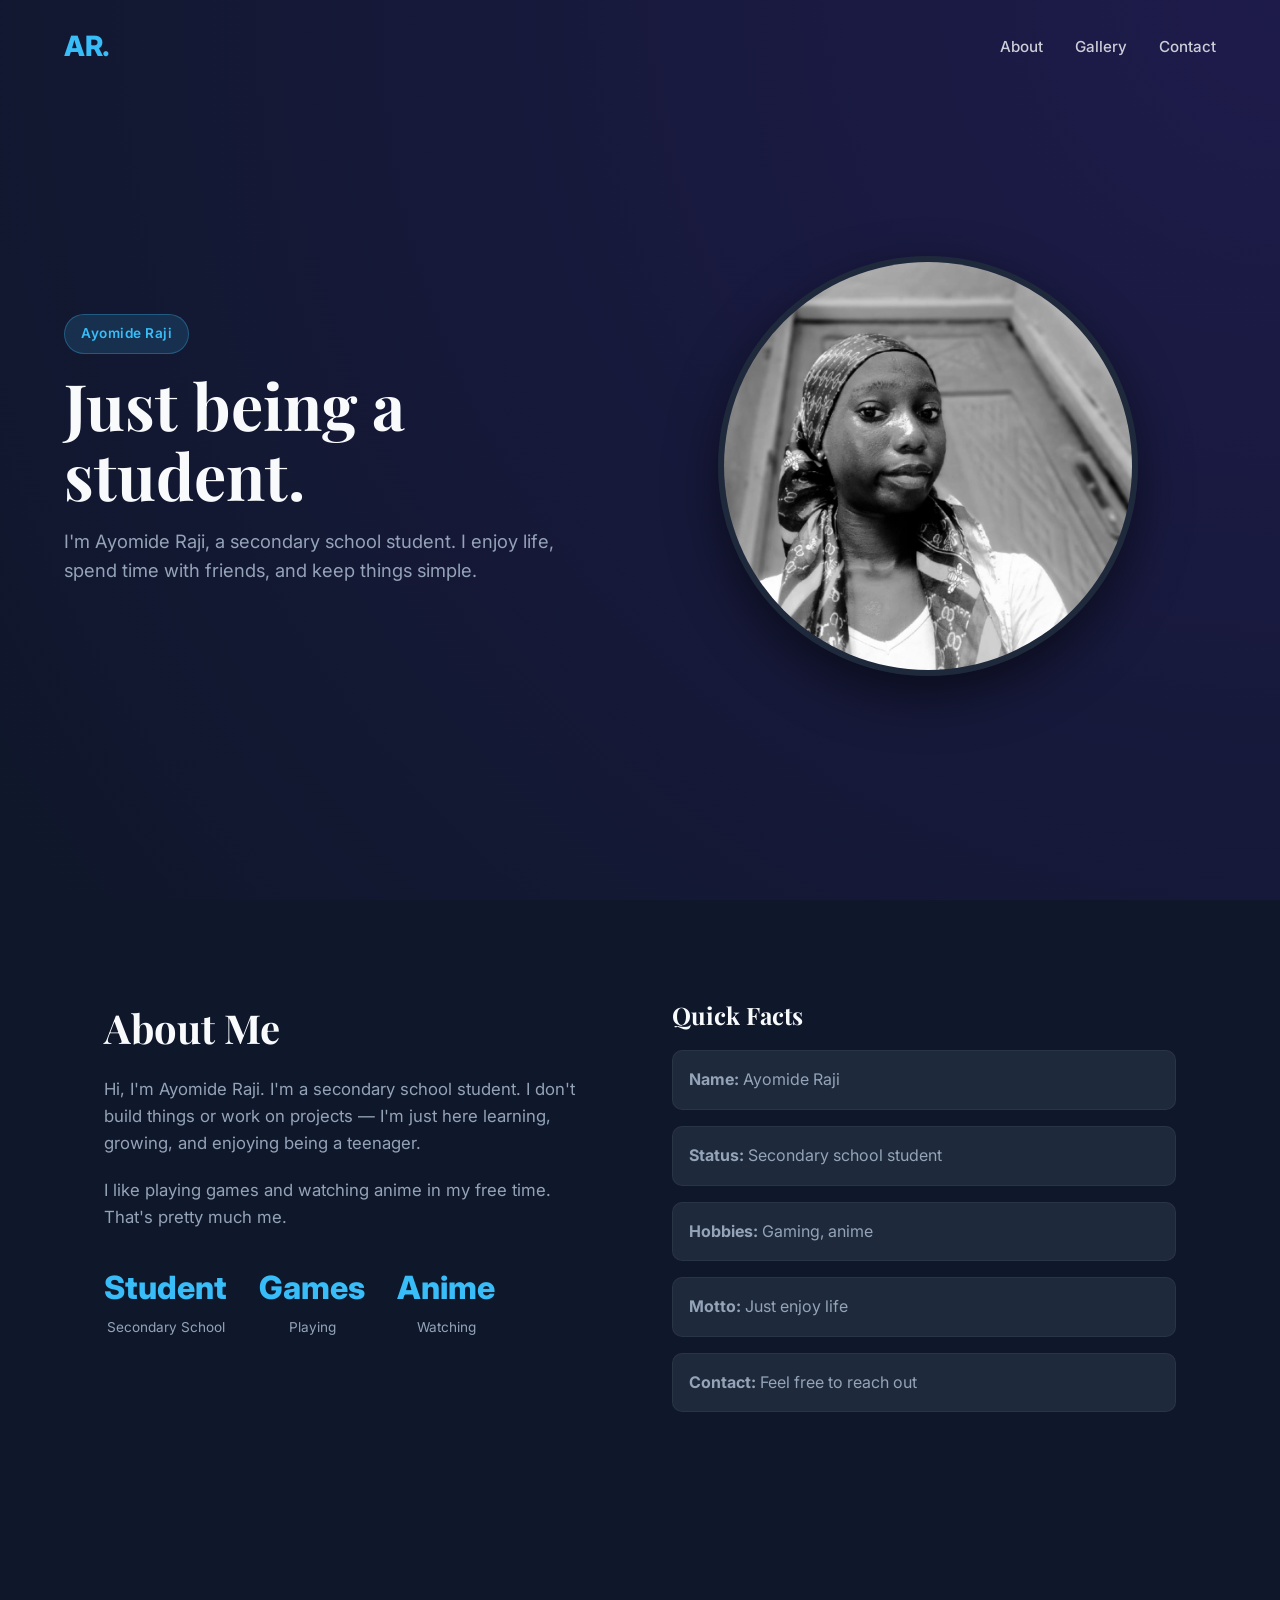
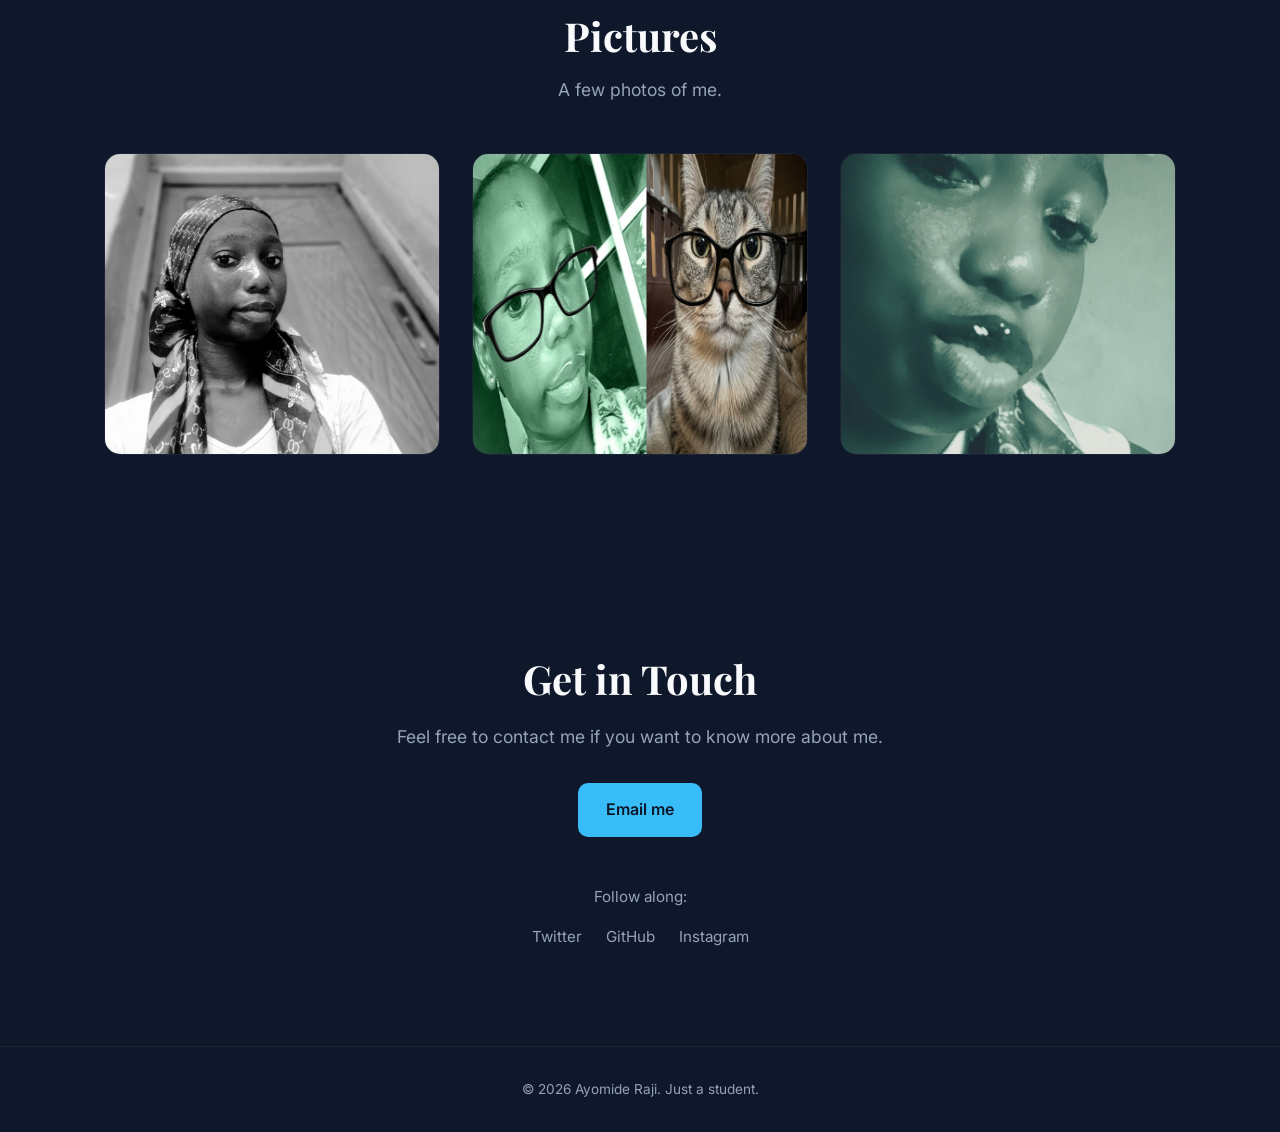
<file: index.html>
<!DOCTYPE html>
<html lang="en">
<head>
    <meta charset="UTF-8">
    <meta name="viewport" content="width=device-width, initial-scale=1.0">
    <title>Ayomide Raji</title>
    <link rel="stylesheet" href="ayo.css">
    <link rel="preconnect" href="https://fonts.googleapis.com">
    <link rel="preconnect" href="https://fonts.gstatic.com" crossorigin>
    <link href="https://fonts.googleapis.com/css2?family=Inter:wght@300;400;600;800&family=Playfair+Display:wght@700&display=swap" rel="stylesheet">
</head>
<body>
    <header class="header">
        <nav class="nav">
            <a href="#" class="logo">AR.</a>
            <ul class="nav-links">
                <li><a href="#about">About</a></li>
                <li><a href="#gallery">Gallery</a></li>
                <li><a href="#contact">Contact</a></li>
            </ul>
        </nav>
    </header>

    <main>
        <section class="hero">
            <div class="hero-content">
                <span class="badge">Ayomide Raji</span>
                <h1>Just being a student.</h1>
                <p class="lead">I'm Ayomide Raji, a secondary school student. I enjoy life, spend time with friends, and keep things simple.</p>
            </div>
            <div class="hero-image">
                <img src="images/img-1.jpeg" alt="Ayomide Raji">
            </div>
        </section>

        <section class="about" id="about">
            <div class="about-grid">
                <div class="about-text">
                    <h2>About Me</h2>
                    <p>Hi, I'm Ayomide Raji. I'm a secondary school student. I don't build things or work on projects — I'm just here learning, growing, and enjoying being a teenager.</p>
                    <p>I like playing games and watching anime in my free time. That's pretty much me.</p>
                    <div class="stats">
                        <div class="stat">
                            <span class="stat-number">Student</span>
                            <span class="stat-label">Secondary School</span>
                        </div>
                        <div class="stat">
                            <span class="stat-number">Games</span>
                            <span class="stat-label">Playing</span>
                        </div>
                        <div class="stat">
                            <span class="stat-number">Anime</span>
                            <span class="stat-label">Watching</span>
                        </div>
                    </div>
                </div>
                <div class="about-facts">
                    <h3>Quick Facts</h3>
                    <ul class="facts-list">
                        <li><strong>Name:</strong> Ayomide Raji</li>
                        <li><strong>Status:</strong> Secondary school student</li>
                        <li><strong>Hobbies:</strong> Gaming, anime</li>
                        <li><strong>Motto:</strong> Just enjoy life</li>
                        <li><strong>Contact:</strong> Feel free to reach out</li>
                    </ul>
                </div>
            </div>
        </section>

        <section class="gallery" id="gallery">
            <div class="section-header">
                <h2>Pictures</h2>
                <p>A few photos of me.</p>
            </div>
            <div class="gallery-grid">
                <div class="gallery-item">
                    <img src="images/img-1.jpeg" alt="Ayomide Raji photo 1">
                </div>
                <div class="gallery-item">
                    <img src="images/img-2.jpeg" alt="Ayomide Raji photo 2">
                </div>
                <div class="gallery-item">
                    <img src="images/img-3.jpeg" alt="Ayomide Raji photo 3">
                </div>
            </div>
        </section>

        <section class="contact" id="contact">
            <div class="contact-content">
                <h2>Get in Touch</h2>
                <p>Feel free to contact me if you want to know more about me.</p>
                <a href="mailto:hello@ayomideraji.com" class="btn btn-primary">Email me</a>
                <div class="socials">
                    <p>Follow along:</p>
                    <div class="social-links">
                        <a href="#" class="social-link">Twitter</a>
                        <a href="#" class="social-link">GitHub</a>
                        <a href="#" class="social-link">Instagram</a>
                    </div>
                </div>
            </div>
        </section>
    </main>

    <footer class="footer">
        <p>&copy; 2026 Ayomide Raji. Just a student.</p>
    </footer>
</body>
</html>
</file>
<file: ayo.css>
* {
    margin: 0;
    padding: 0;
    box-sizing: border-box;
}

:root {
    --bg: #0f172a;
    --surface: #1e293b;
    --text: #f8fafc;
    --muted: #94a3b8;
    --primary: #38bdf8;
    --primary-dark: #0ea5e9;
    --accent: #818cf8;
    --radius: 16px;
    --transition: all 0.3s ease;
}

html {
    scroll-behavior: smooth;
}

body {
    font-family: 'Inter', sans-serif;
    background: var(--bg);
    color: var(--text);
    line-height: 1.6;
}

h1, h2, h3 {
    font-family: 'Playfair Display', serif;
}

a {
    color: inherit;
    text-decoration: none;
}

img {
    display: block;
    max-width: 100%;
    border-radius: var(--radius);
}

.header {
    position: fixed;
    top: 0;
    left: 0;
    width: 100%;
    padding: 1.5rem 5%;
    z-index: 100;
}

.nav {
    display: flex;
    justify-content: space-between;
    align-items: center;
    max-width: 1200px;
    margin: 0 auto;
}

.logo {
    font-size: 1.75rem;
    font-weight: 800;
    color: var(--primary);
    letter-spacing: -0.5px;
}

.nav-links {
    display: flex;
    gap: 2rem;
    list-style: none;
}

.nav-links a {
    color: var(--text);
    font-weight: 500;
    font-size: 0.95rem;
    transition: var(--transition);
    opacity: 0.8;
}

.nav-links a:hover {
    opacity: 1;
    color: var(--primary);
}

.hero {
    min-height: 100vh;
    display: flex;
    align-items: center;
    justify-content: center;
    padding: 6rem 5% 4rem;
    background: radial-gradient(circle at top right, #1e1b4b, #0f172a);
}

.hero-content {
    flex: 1;
    max-width: 600px;
}

.badge {
    display: inline-block;
    padding: 0.5rem 1rem;
    background: rgba(56, 189, 248, 0.15);
    color: var(--primary);
    border: 1px solid rgba(56, 189, 248, 0.3);
    border-radius: 50px;
    font-size: 0.85rem;
    font-weight: 600;
    letter-spacing: 0.5px;
    margin-bottom: 1rem;
}

.hero h1 {
    font-size: clamp(2.5rem, 6vw, 4rem);
    margin-bottom: 1rem;
    line-height: 1.1;
}

.lead {
    font-size: 1.15rem;
    color: var(--muted);
    margin-bottom: 2rem;
    max-width: 500px;
}

.hero-image {
    flex: 1;
    display: flex;
    justify-content: center;
    animation: float 6s ease-in-out infinite;
}

.hero-image img {
    width: 420px;
    height: 420px;
    object-fit: cover;
    border-radius: 50%;
    border: 6px solid var(--surface);
    box-shadow: 0 20px 50px rgba(0, 0, 0, 0.5);
}

@keyframes float {
    0%, 100% { transform: translateY(0); }
    50% { transform: translateY(-20px); }
}

.section-header {
    text-align: center;
    margin-bottom: 3rem;
}

.section-header h2 {
    font-size: 2.5rem;
    margin-bottom: 0.5rem;
}

.section-header p {
    color: var(--muted);
    font-size: 1.1rem;
}

.about {
    padding: 6rem 5%;
    max-width: 1200px;
    margin: 0 auto;
}

.about-grid {
    display: grid;
    grid-template-columns: 1fr 1fr;
    gap: 4rem;
    align-items: start;
}

.about h2 {
    font-size: 2.5rem;
    margin-bottom: 1rem;
}

.about p {
    color: var(--muted);
    font-size: 1.05rem;
    margin-bottom: 1.25rem;
    max-width: 500px;
}

.stats {
    display: flex;
    gap: 2rem;
    margin-top: 2rem;
    flex-wrap: wrap;
}

.stat {
    text-align: center;
}

.stat-number {
    display: block;
    font-size: 2rem;
    font-weight: 800;
    color: var(--primary);
}

.stat-label {
    font-size: 0.85rem;
    color: var(--muted);
}

.about-facts h3 {
    font-size: 1.5rem;
    margin-bottom: 1rem;
    color: var(--text);
}

.facts-list {
    list-style: none;
    display: flex;
    flex-direction: column;
    gap: 1rem;
}

.facts-list li {
    padding: 1rem;
    background: var(--surface);
    border-radius: 10px;
    border: 1px solid rgba(255, 255, 255, 0.05);
    color: var(--muted);
}

.gallery {
    padding: 6rem 5%;
    max-width: 1200px;
    margin: 0 auto;
}

.gallery-grid {
    display: grid;
    grid-template-columns: repeat(auto-fit, minmax(250px, 1fr));
    gap: 2rem;
}

.gallery-item {
    border-radius: var(--radius);
    overflow: hidden;
    border: 1px solid rgba(255, 255, 255, 0.05);
    transition: var(--transition);
}

.gallery-item:hover {
    transform: translateY(-8px);
    border-color: rgba(56, 189, 248, 0.3);
    box-shadow: 0 20px 40px rgba(0, 0, 0, 0.4);
}

.gallery-item img {
    width: 100%;
    height: 300px;
    object-fit: cover;
    border-radius: 0;
}

.contact {
    padding: 6rem 5%;
    text-align: center;
    max-width: 700px;
    margin: 0 auto;
}

.contact h2 {
    font-size: 2.5rem;
    margin-bottom: 0.75rem;
}

.contact p {
    color: var(--muted);
    margin-bottom: 2rem;
    font-size: 1.1rem;
}

.btn {
    display: inline-flex;
    align-items: center;
    padding: 0.9rem 1.75rem;
    border-radius: 10px;
    font-weight: 600;
    font-size: 1rem;
    transition: var(--transition);
    cursor: pointer;
    border: none;
}

.btn-primary {
    background: var(--primary);
    color: var(--bg);
}

.btn-primary:hover {
    background: var(--primary-dark);
    transform: translateY(-2px);
}

.socials {
    margin-top: 3rem;
}

.socials p {
    margin-bottom: 1rem;
    color: var(--muted);
    font-size: 0.95rem;
}

.social-links {
    display: flex;
    justify-content: center;
    gap: 1.5rem;
}

.social-link {
    color: var(--muted);
    font-size: 0.95rem;
    transition: var(--transition);
}

.social-link:hover {
    color: var(--primary);
}

.footer {
    padding: 2rem 5%;
    text-align: center;
    color: var(--muted);
    font-size: 0.85rem;
    border-top: 1px solid rgba(255, 255, 255, 0.05);
}

@media (max-width: 768px) {
    .nav-links {
        display: none;
    }

    .hero {
        flex-direction: column;
        text-align: center;
        padding-top: 8rem;
    }

    .hero-content, .hero-image {
        flex: none;
        width: 100%;
        max-width: 100%;
    }

    .hero h1 {
        font-size: 2.5rem;
    }

    .lead {
        margin: 0 auto 2rem;
    }

    .hero-image img {
        width: 300px;
        height: 300px;
    }

    .about-grid {
        grid-template-columns: 1fr;
    }

    .stats {
        flex-direction: column;
        gap: 1rem;
        align-items: center;
    }
}
</file>
